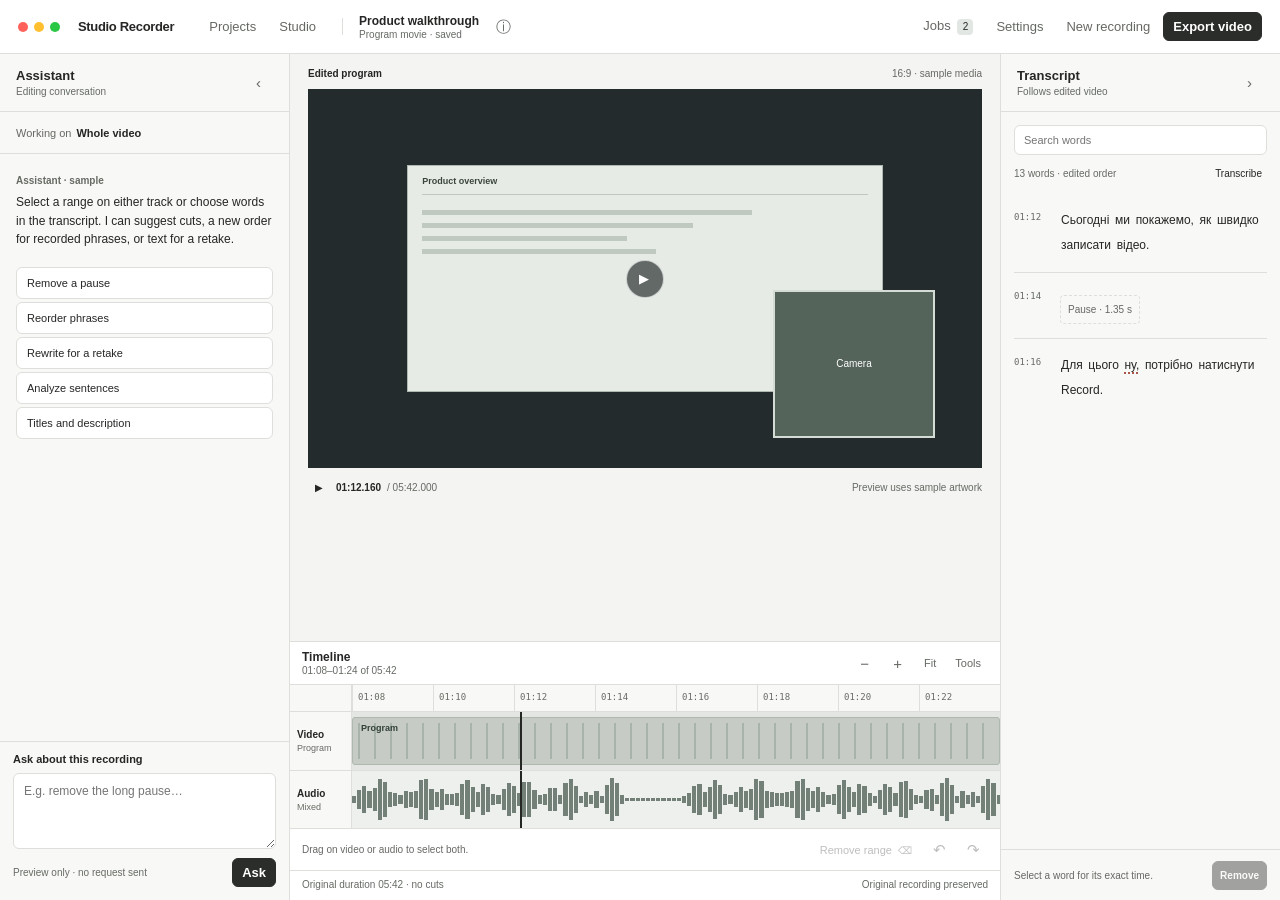
<file: design/prototypes/editor-workspace-throwaway.html>
<!doctype html>
<html lang="en">
<head>
  <meta charset="utf-8">
  <meta name="viewport" content="width=device-width, initial-scale=1">
  <title>Studio Recorder · Editor workspace</title>
  <link rel="stylesheet" href="editor-workspace-minimal.css">
</head>
<body>
<!-- Disposable UI prototype. All media, transcript, jobs, and assistant responses are illustrative. -->
<div class="shell">
  <header class="topbar">
    <div class="window-space" aria-hidden="true"><i></i><i></i><i></i></div>
    <span class="brand">Studio Recorder</span>
    <nav class="topnav" aria-label="Main navigation">
      <button id="projectsNav" class="nav" type="button">Projects</button>
      <button id="studioNav" class="nav" type="button">Studio</button>
    </nav>
    <span class="topbar-divider" aria-hidden="true"></span>
    <div class="project-title" id="projectTitle">
      <strong>Product walkthrough</strong>
      <span>Program movie · saved</span>
    </div>
    <button id="projectInfoButton" class="icon-button" type="button" aria-label="Project details" title="Project details">ⓘ</button>
    <span class="grow"></span>
    <div class="topbar-actions">
      <button id="jobsButton" class="control" type="button" aria-expanded="false">Jobs <span class="job-count">2</span></button>
      <button id="settingsNav" class="control" type="button">Settings</button>
      <button id="newRecordingButton" class="control" type="button">New recording</button>
      <button id="export" class="control primary" type="button">Export video</button>
    </div>
  </header>

  <main class="main">
    <div id="editorScreen" class="screen-editor">
      <div id="workarea" class="workarea">
        <aside class="chat-panel" aria-label="AI chat">
          <div class="panel-heading">
            <div><strong>Assistant</strong><span>Editing conversation</span></div>
            <button id="collapseChat" class="icon-button panel-toggle" type="button" aria-label="Collapse chat" aria-expanded="true" title="Collapse chat">‹</button>
          </div>
          <div class="chat-content">
            <div class="chat-scope">
              <span>Working on</span>
              <strong id="assistantScope">Whole video</strong>
              <button id="clearScope" class="text-button" type="button" hidden>Clear</button>
            </div>
            <div id="chatHistory" class="chat-history" role="log" aria-live="polite" aria-label="Assistant conversation">
              <div class="chat-message assistant-message">
                <span class="message-byline">Assistant · sample</span>
                <p>Select a range on either track or choose words in the transcript. I can suggest cuts, a new order for recorded phrases, or text for a retake.</p>
              </div>
              <div class="prompt-examples" aria-label="Example requests">
                <button type="button" data-prompt="Remove the long pause">Remove a pause</button>
                <button type="button" data-prompt="Reorder the recorded phrases">Reorder phrases</button>
                <button type="button" data-prompt="Rewrite this sentence">Rewrite for a retake</button>
                <button type="button" data-prompt="Analyze the sentences">Analyze sentences</button>
                <button type="button" data-prompt="Suggest titles and a description">Titles and description</button>
              </div>
            </div>
            <form id="assistantForm" class="assistant-composer">
              <label for="assistantPrompt">Ask about this recording</label>
              <textarea id="assistantPrompt" rows="3" placeholder="E.g. remove the long pause…"></textarea>
              <div class="composer-footer">
                <span>Preview only · no request sent</span>
                <button id="askAssistant" class="mini primary" type="submit">Ask</button>
              </div>
            </form>
          </div>
          <span class="collapsed-label" aria-hidden="true">Assistant</span>
        </aside>

        <div id="chatResizer" class="panel-resizer chat-resizer" role="separator" aria-orientation="vertical" aria-label="Resize chat" aria-valuemin="240" aria-valuemax="350" aria-valuenow="290" tabindex="0"></div>

        <section class="editor-main" aria-label="Video editor">
          <section class="preview" aria-label="Program preview">
            <div class="preview-topline"><span>Edited program</span><span>16:9 · sample media</span></div>
            <div class="video">
              <div class="sample-scene">
                <div class="sample-screen">
                  <header>Product overview</header>
                  <div class="sample-content"><i></i><i></i><i></i><i></i></div>
                </div>
                <div class="scene-camera">Camera</div>
              </div>
              <div id="emptyPreview" class="empty-preview" hidden>No clips remain in this edit. Undo to restore them.</div>
              <button id="play" class="play-button" type="button" aria-label="Play sample preview">▶</button>
            </div>
            <div class="transport">
              <button id="playTransport" class="transport-play" type="button" aria-label="Play sample preview">▶</button>
              <strong id="playheadTime">01:12.160</strong><span id="outputDuration">/ 05:42.000</span>
              <span class="grow"></span>
              <span>Preview uses sample artwork</span>
            </div>
          </section>

          <section class="timeline" aria-label="Linked video and audio timeline">
            <div class="timeline-toolbar">
              <div><strong>Timeline</strong><span id="timelineWindow">01:08–01:24 of 05:42</span></div>
              <span class="grow"></span>
              <button id="zoomOut" class="icon-button" type="button" aria-label="Zoom out" title="Zoom out">−</button>
              <button id="zoomIn" class="icon-button" type="button" aria-label="Zoom in" title="Zoom in">+</button>
              <button id="zoomFit" class="mini" type="button">Fit</button>
              <details id="timelineTools" class="timeline-tools"><summary>Tools</summary><div>
                <button type="button" data-sample-tool="Split at playhead">Split</button>
                <button type="button" data-sample-tool="Trim before playhead">Trim before</button>
                <button type="button" data-sample-tool="Trim after playhead">Trim after</button>
                <button type="button" data-sample-tool="Zoom effect">Zoom effect</button>
                <button type="button" data-sample-tool="Privacy overlay">Privacy overlay</button>
                <button type="button" data-sample-tool="Audio gain">Audio gain</button>
              </div></details>
            </div>
            <div class="time-ruler"><span class="track-label-spacer"></span><div id="rulerMarks" class="ruler-content" aria-label="Output time ruler"></div></div>
            <div class="track-stack">
              <div id="videoLane" class="track-row video-row">
                <div class="track-label"><strong>Video</strong><span>Program</span></div>
                <div id="videoTrack" class="track-content" role="slider" tabindex="0" aria-label="Program video range selection" aria-valuemin="0" aria-valuemax="342" aria-valuenow="72" aria-valuetext="01:12 playhead; drag to select"></div>
              </div>
              <div id="audioLane" class="track-row audio-row">
                <div class="track-label"><strong>Audio</strong><span>Mixed</span></div>
                <div id="audioTrack" class="track-content" role="slider" tabindex="0" aria-label="Program audio range selection" aria-valuemin="0" aria-valuemax="342" aria-valuenow="72" aria-valuetext="01:12 playhead; drag to select"></div>
              </div>
            </div>
            <div class="timeline-actions">
              <span id="selectionSummary" aria-live="polite">Drag on video or audio to select both.</span>
              <span class="grow"></span>
              <button id="cutRange" class="mini destructive" type="button" disabled>Remove range <kbd>⌫</kbd></button>
              <button id="undo" class="icon-button" type="button" aria-label="Undo" title="Undo · ⌘Z" disabled>↶</button>
              <button id="redo" class="icon-button" type="button" aria-label="Redo" title="Redo · ⇧⌘Z" disabled>↷</button>
            </div>
            <div class="timeline-footnote"><span id="cutSummary">Original duration 05:42 · no cuts</span><span>Original recording preserved</span></div>
          </section>
        </section>

        <div id="transcriptResizer" class="panel-resizer transcript-resizer" role="separator" aria-orientation="vertical" aria-label="Resize transcript" aria-valuemin="260" aria-valuemax="350" aria-valuenow="280" tabindex="0"></div>

        <aside class="transcript-panel" aria-label="Transcript">
          <div class="panel-heading">
            <div><strong>Transcript</strong><span>Follows edited video</span></div>
            <button id="collapseTranscript" class="icon-button panel-toggle" type="button" aria-label="Collapse transcript" aria-expanded="true" title="Collapse transcript">›</button>
          </div>
          <div class="transcript-content">
            <label class="transcript-search"><span class="sr-only">Search transcript</span><input id="transcriptSearch" type="search" placeholder="Search words"></label>
            <div class="transcript-meta"><span id="transcriptCount">Word-level timing · sample</span><button id="transcribe" class="text-button" type="button">Transcribe</button></div>
            <div id="transcriptRows" class="transcript-rows" lang="uk" aria-label="Timed transcript"></div>
            <section id="removedSection" class="removed-section" hidden><h3>Removed from edit</h3><div id="removedWords"></div></section>
            <div id="timingEditor" class="timing-editor" hidden>
              <strong>Review word boundaries</strong>
              <p>This sample uses numeric source times. The native editor will audition the waveform.</p>
              <label>Start <input id="timingStart" type="number" min="0" max="342" step="0.01"></label>
              <label>End <input id="timingEnd" type="number" min="0" max="342" step="0.01"></label>
              <button id="confirmTiming" class="mini" type="button">Confirm</button>
            </div>
            <div class="transcript-footer">
              <span id="wordTimingDetails">Select a word for its exact time.</span>
              <button id="reviewTiming" class="mini" type="button" hidden>Review timing</button>
              <button id="cutWords" class="mini primary" type="button" disabled>Remove</button>
            </div>
          </div>
          <span class="collapsed-label" aria-hidden="true">Transcript</span>
        </aside>
      </div>
    </div>

    <section id="projectsScreen" class="route-screen" hidden aria-label="Projects">
      <header class="route-heading"><div><h1>Projects</h1><p>Recordings and their current processing state.</p></div><button class="control primary" id="newFromProjects" type="button">New recording</button></header>
      <label class="project-search"><span>Search</span><input id="projectSearch" type="search" placeholder="Find a recording"></label>
      <div class="project-list">
        <button class="project-item" id="openProject" type="button"><span class="project-thumb">Preview</span><span class="project-copy"><strong>Product walkthrough</strong><small>22 Sep 2026 · 05:42 · Program movie</small></span><span class="project-status">Ready</span></button>
        <button class="project-item" id="processingProject" type="button"><span class="project-thumb project-thumb-quiet">Processing</span><span class="project-copy"><strong>Feature overview</strong><small>23 Sep 2026 · 12:08 · Editable tracks</small></span><span class="project-status">Finalizing · 62%</span></button>
      </div>
    </section>

    <section id="studioScreen" class="studio-screen" hidden aria-label="Studio">
      <header class="studio-heading"><div><h1>Studio</h1><p>Product demo · 1920 × 1080 · 30 fps</p></div><button class="control" id="profilesButton" type="button">Profiles</button></header>
      <div class="studio-layout">
        <div class="studio-center">
          <div class="scene-strip"><span>Scenes</span><button class="scene-button active" type="button">Screen + camera</button><button class="scene-button" type="button">Screen</button><button class="scene-button" type="button">Camera</button><button class="control" id="newSceneButton" type="button">New scene</button></div>
          <div class="studio-stage"><div class="sample-screen"><header>Product overview</header><div class="sample-content"><i></i><i></i><i></i></div></div><div class="scene-camera">Camera</div></div>
          <div class="studio-transport"><span>Ready · microphone and screen available</span><span class="grow"></span><button id="sampleRecord" class="control primary" type="button">Record</button></div>
        </div>
        <aside class="studio-inspector"><h2>Sources</h2><div class="source-row"><strong>Screen</strong><span>Display 1</span></div><div class="source-row"><strong>Camera</strong><span>Connected</span></div><div class="source-row"><strong>Microphone</strong><span>Built-in</span></div><div class="source-row"><strong>System audio</strong><span>On</span></div><div class="source-row"><strong>Canvas</strong><span>1920 × 1080</span></div><div class="source-row"><strong>Capture</strong><span>30 fps · HEVC</span></div><div class="source-row"><strong>Retention</strong><span id="studioRetention">Program movie</span></div></aside>
      </div>
    </section>

    <aside id="jobsDrawer" class="drawer" aria-label="Background jobs" hidden>
      <div class="drawer-head"><strong>Jobs</strong><span class="grow"></span><button id="closeJobs" class="mini" type="button">Close</button></div>
      <div class="job"><strong>Finalizing another recording</strong><span>Preparing the program movie · continues in the background</span><div class="progress"><i></i></div><span>62%</span></div>
      <div class="job"><strong>Export video</strong><span>Queued · Product walkthrough</span></div>
    </aside>
  </main>
</div>

<dialog id="projectDetailsDialog" aria-label="Project details">
  <div class="dialog-heading"><h2>Product walkthrough</h2><button id="closeProjectDetails" class="mini" type="button">Close</button></div>
  <div class="details-section"><h3>Scene</h3><p>The camera and screen are already composed in this program movie. Independent source tracks are unavailable.</p></div>
  <div class="details-section"><h3>Media</h3><p>Original program movie · ready<br>Edited output · derived from the preserved source</p><div class="source-actions"><button id="rawReveal" class="mini" type="button">Reveal original</button><button id="rawShare" class="mini" type="button">Share</button><button id="saveFrame" class="mini" type="button">Save frame</button><button id="gifButton" class="mini" type="button">Video to GIF</button></div></div>
  <div class="details-section"><h3>Project</h3><p>22 Sep 2026 · Recoverable package</p></div>
</dialog>

<dialog id="settingsDialog" aria-label="Settings">
  <div class="settings-window">
    <nav class="settings-nav"><strong>Settings</strong><button class="active" type="button" data-settings="General">General</button><button type="button" data-settings="Audio">Audio</button><button type="button" data-settings="Streaming">Streaming</button><button type="button" data-settings="Storage">Storage</button><button type="button" data-settings="Shortcuts">Shortcuts</button><button type="button" data-settings="AI">AI</button></nav>
    <section class="settings-content"><div class="dialog-heading"><h2 id="settingsTitle">General</h2><button id="closeSettings" class="mini" type="button">Close</button></div><div id="settingsBody" class="settings-body"><p>Appearance</p><div class="settings-row"><span>Theme</span><strong>System</strong></div></div></section>
  </div>
</dialog>

<dialog id="newRecordingDialog" class="new-recording-dialog" aria-label="New recording">
  <div class="new-recording-content">
    <div class="dialog-heading"><h2>New recording</h2><button id="closeNewRecording" class="mini" type="button">Close</button></div>
    <label class="new-recording-name">Name<input id="recordingName" type="text" placeholder="Untitled recording"></label>
    <button class="profile-choice active" type="button"><strong>Product demo</strong><span>1920 × 1080 · 30 fps · 3 scenes · Program movie</span></button>
    <button class="profile-choice" type="button"><strong>Editable tracks</strong><span>1920 × 1080 · 30 fps · 3 scenes · Screen and camera sources</span></button>
    <div class="new-recording-footer"><button id="cancelNewRecording" class="mini" type="button">Cancel</button><button id="createNewRecording" class="mini primary" type="button" disabled>Create session</button></div>
  </div>
</dialog>

<div class="toast" id="toast" role="status"></div>
<script src="editor-workspace-model.js"></script>
<script src="editor-workspace-app.js"></script>
</body>
</html>
</file>
<file: design/prototypes/editor-workspace-minimal.css>
:root {
  color-scheme: light;
  font-family: -apple-system, BlinkMacSystemFont, "SF Pro Text", "Helvetica Neue", sans-serif;
  --canvas: #f4f4f2;
  --surface: #fff;
  --panel: #f8f8f6;
  --line: #dedfdb;
  --text: #252724;
  --muted: #656963;
  --quiet: #666b64;
  --hover: #eceeea;
  --active: #e3e7e3;
  --primary: #2a2d29;
  --primary-text: #fff;
  --video: #242b2c;
  --video-clip: #c7cbc6;
  --audio: #edf0ec;
  --wave: #738078;
  --selection: #526b84;
  --selection-text: #fff;
  --selection-fill: #8fa8c06b;
  --proposal: #a27a4f;
  --proposal-fill: #c8a57468;
  --alert: #ab574c;
}

* { box-sizing: border-box; }
html, body { width: 100%; height: 100%; }
body { margin: 0; background: var(--canvas); color: var(--text); font-size: 13px; }
button, input, textarea { font: inherit; }
button { cursor: pointer; }
button:disabled { cursor: not-allowed; opacity: .42; }
button:focus-visible, input:focus-visible, textarea:focus-visible, [tabindex]:focus-visible, summary:focus-visible {
  outline: 2px solid var(--selection);
  outline-offset: 2px;
}
[hidden] { display: none !important; }
.grow { flex: 1; }
.sr-only { position: absolute; width: 1px; height: 1px; padding: 0; margin: -1px; overflow: hidden; clip: rect(0,0,0,0); white-space: nowrap; border: 0; }

.shell {
  display: grid;
  grid-template-rows: 54px minmax(0, 1fr);
  min-width: 1080px;
  min-height: 700px;
  height: 100vh;
  background: var(--surface);
}
.topbar {
  display: flex;
  align-items: center;
  gap: 10px;
  min-width: 0;
  padding: 0 18px;
  border-bottom: 1px solid var(--line);
  background: var(--surface);
}
.window-space { flex: 0 0 50px; display: flex; gap: 6px; align-items: center; }
.window-space i { display: block; width: 10px; height: 10px; border-radius: 50%; background: #ff6059; }
.window-space i:nth-child(2) { background: #ffbf2f; }
.window-space i:nth-child(3) { background: #29c743; }
.brand { flex: none; margin-right: 15px; font-size: 13px; font-weight: 650; letter-spacing: -.025em; }
.topnav, .topbar-actions { display: flex; align-items: center; gap: 3px; }
.nav, .control, .mini, .icon-button, .text-button {
  min-height: 29px;
  padding: 5px 9px;
  border: 1px solid transparent;
  border-radius: 6px;
  background: transparent;
  color: var(--muted);
  white-space: nowrap;
}
.nav:hover, .control:hover, .mini:hover, .icon-button:hover, .text-button:hover { background: var(--hover); color: var(--text); }
.nav.active { background: var(--active); color: var(--text); font-weight: 620; }
.topbar-divider { width: 1px; height: 17px; margin: 0 6px; background: var(--line); }
.project-title { display: flex; flex-direction: column; gap: 1px; min-width: 0; }
.project-title strong { overflow: hidden; max-width: 225px; font-size: 12px; font-weight: 650; text-overflow: ellipsis; white-space: nowrap; }
.project-title span { font-size: 10px; color: var(--quiet); white-space: nowrap; }
.icon-button { display: inline-grid; place-items: center; min-width: 29px; padding: 3px 6px; font-size: 15px; line-height: 1; }
.control.primary, .mini.primary { background: var(--primary); border-color: var(--primary); color: var(--primary-text); font-weight: 620; }
.control.primary:hover, .mini.primary:hover { opacity: .9; }
.job-count { display: inline-grid; min-width: 16px; height: 16px; place-items: center; margin-left: 3px; border-radius: 4px; background: var(--active); color: var(--text); font-size: 10px; }
.main { position: relative; display: flex; flex-direction: column; min-height: 0; }
.screen-editor { flex: 1; min-height: 0; }

.workarea {
  --chat-width: 290px;
  --transcript-width: 280px;
  position: relative;
  display: grid;
  grid-template-columns: var(--chat-width) minmax(0, 1fr) var(--transcript-width);
  height: 100%;
  min-height: 0;
}
.chat-panel, .transcript-panel { display: flex; flex-direction: column; min-width: 0; min-height: 0; background: var(--panel); }
.chat-panel { grid-column: 1; border-right: 1px solid var(--line); }
.transcript-panel { grid-column: 3; border-left: 1px solid var(--line); }
.panel-heading {
  display: flex;
  align-items: center;
  justify-content: space-between;
  gap: 8px;
  min-height: 58px;
  padding: 10px 16px;
  border-bottom: 1px solid var(--line);
}
.panel-heading > div { display: flex; flex-direction: column; gap: 3px; min-width: 0; }
.panel-heading strong { font-size: 13px; font-weight: 650; }
.panel-heading span { font-size: 10px; color: var(--quiet); white-space: nowrap; }
.panel-toggle { flex: none; }
.chat-content, .transcript-content { display: flex; flex: 1; flex-direction: column; min-height: 0; }
.collapsed-label { display: none; color: var(--muted); font-size: 11px; font-weight: 600; writing-mode: vertical-rl; margin: 16px auto; }
.is-collapsed .panel-heading { flex-direction: column; padding: 10px 2px; }
.is-collapsed .panel-heading > div, .is-collapsed .chat-content, .is-collapsed .transcript-content { display: none; }
.is-collapsed .collapsed-label { display: block; }
.panel-resizer { position: absolute; z-index: 4; top: 0; bottom: 0; width: 7px; cursor: col-resize; }
.panel-resizer:hover, .panel-resizer:focus-visible { background: color-mix(in srgb, var(--selection) 25%, transparent); }
.chat-resizer { left: calc(var(--chat-width) - 4px); }
.transcript-resizer { right: calc(var(--transcript-width) - 4px); }
.workarea.chat-collapsed .chat-resizer, .workarea.transcript-collapsed .transcript-resizer { display: none; }

.chat-scope { display: flex; align-items: center; flex-wrap: wrap; gap: 5px; min-height: 42px; padding: 9px 16px; border-bottom: 1px solid var(--line); color: var(--muted); font-size: 11px; }
.chat-scope strong { max-width: 100%; color: var(--text); font-weight: 600; }
.chat-scope .text-button { margin-left: auto; min-height: 20px; padding: 1px 4px; font-size: 10px; }
.chat-history { flex: 1; min-height: 0; overflow: auto; padding: 18px 16px 24px; }
.chat-message { margin-bottom: 18px; }
.chat-message p { margin: 6px 0 0; font-size: 12px; line-height: 1.55; }
.message-byline { color: var(--quiet); font-size: 10px; font-weight: 600; }
.user-message { padding-left: 18px; border-left: 2px solid var(--line); }
.prompt-examples { display: grid; gap: 3px; margin-top: 18px; }
.prompt-examples button {
  width: 100%;
  padding: 9px 10px;
  border: 1px solid var(--line);
  border-radius: 6px;
  background: var(--surface);
  color: var(--text);
  text-align: left;
  font-size: 11px;
}
.prompt-examples button:hover { border-color: var(--quiet); }
.proposal-card { margin: 8px 0 20px; padding: 11px 12px; border: 1px solid var(--line); border-left: 2px solid var(--proposal); border-radius: 4px; background: var(--surface); }
.proposal-card strong { display: block; font-size: 11px; }
.proposal-card p { margin: 8px 0 11px; color: var(--muted); line-height: 1.5; white-space: pre-line; }
.proposal-card .proposal-actions { display: flex; gap: 5px; }
.proposal-card .mini { min-height: 25px; padding: 3px 8px; font-size: 11px; }
.assistant-composer { flex: none; padding: 11px 13px 13px; border-top: 1px solid var(--line); background: var(--panel); }
.assistant-composer label { display: block; margin: 0 0 8px; font-size: 11px; font-weight: 600; }
.assistant-composer textarea { width: 100%; min-height: 76px; max-height: 150px; resize: vertical; padding: 9px 10px; border: 1px solid var(--line); border-radius: 6px; background: var(--surface); color: var(--text); font-size: 12px; line-height: 1.45; }
.composer-footer { display: flex; align-items: center; gap: 5px; margin-top: 6px; }
.composer-footer span { color: var(--quiet); font-size: 10px; }
.composer-footer button { margin-left: auto; }

.editor-main { grid-column: 2; display: grid; grid-template-rows: minmax(0, 1fr) 259px; min-width: 0; min-height: 0; background: var(--surface); }
.preview { display: flex; flex-direction: column; align-items: center; min-width: 0; min-height: 0; padding: 14px 18px 10px; background: var(--canvas); }
.preview-topline { display: flex; justify-content: space-between; width: 100%; margin-bottom: 10px; color: var(--muted); font-size: 10px; }
.preview-topline span:first-child { color: var(--text); font-weight: 620; }
.video { position: relative; width: min(100%, 720px); aspect-ratio: 16 / 9; max-height: calc(100% - 58px); overflow: hidden; background: var(--video); }
.sample-scene { position: absolute; inset: 0; display: grid; place-items: center; padding: 7%; }
.sample-screen { width: 82%; height: 80%; padding: 10px 14px; border: 1px solid #aeb8b0; background: #e7ebe6; color: #3a453c; }
.sample-screen header { padding-bottom: 8px; border-bottom: 1px solid #bfc8bf; font-size: 9px; font-weight: 620; }
.sample-content { display: flex; flex-direction: column; gap: 8px; width: 74%; margin-top: 15px; }
.sample-content i { display: block; height: 5px; background: #c0c9bf; }
.sample-content i:nth-child(2) { width: 82%; }
.sample-content i:nth-child(3) { width: 62%; }
.sample-content i:nth-child(4) { width: 71%; }
.scene-camera { position: absolute; right: 7%; bottom: 8%; display: grid; place-items: center; width: 24%; height: 39%; border: 2px solid #d5dcd5; background: #54645a; color: #fff; font-size: 10px; }
.empty-preview { position: absolute; inset: 0; display: grid; place-items: center; padding: 20px; color: #fff; text-align: center; font-size: 12px; }
.play-button { position: absolute; z-index: 1; top: 50%; left: 50%; display: grid; place-items: center; width: 38px; height: 38px; padding-left: 3px; transform: translate(-50%, -50%); border: 1px solid #fffa; border-radius: 50%; background: #202927aa; color: #fff; font-size: 13px; }
.play-button:hover { background: #202927dd; }
.transport { display: flex; align-items: center; gap: 6px; width: min(100%, 720px); min-height: 28px; margin-top: 5px; color: var(--quiet); font-size: 10px; font-variant-numeric: tabular-nums; }
.transport strong { color: var(--text); font-weight: 600; }
.transport-play { padding: 4px 7px; border: 0; background: transparent; color: var(--text); }

.timeline { min-width: 0; border-top: 1px solid var(--line); background: var(--surface); }
.timeline-toolbar { display: flex; align-items: center; gap: 4px; height: 42px; padding: 0 12px; }
.timeline-toolbar > div { display: flex; flex-direction: column; gap: 1px; }
.timeline-toolbar strong { font-size: 12px; }
.timeline-toolbar span { color: var(--quiet); font-size: 10px; }
.timeline-toolbar .mini { min-height: 25px; padding: 3px 7px; font-size: 11px; }
.timeline-tools { position: relative; color: var(--muted); font-size: 11px; }
.timeline-tools summary { list-style: none; padding: 6px 7px; border-radius: 5px; cursor: pointer; }
.timeline-tools summary::-webkit-details-marker { display: none; }
.timeline-tools summary:hover { background: var(--hover); color: var(--text); }
.timeline-tools > div { position: absolute; z-index: 6; top: calc(100% + 3px); right: 0; width: 160px; padding: 4px; border: 1px solid var(--line); border-radius: 7px; background: var(--surface); box-shadow: 0 5px 18px #0000001a; }
.timeline-tools button { display: block; width: 100%; padding: 8px; border: 0; border-radius: 4px; background: transparent; color: var(--text); text-align: left; font-size: 11px; }
.timeline-tools button:hover { background: var(--hover); }
.time-ruler { display: flex; height: 28px; border-top: 1px solid var(--line); border-bottom: 1px solid var(--line); background: var(--panel); }
.track-label-spacer { flex: 0 0 62px; border-right: 1px solid var(--line); }
.ruler-content { position: relative; flex: 1; min-width: 0; overflow: hidden; }
.ruler-tick { position: absolute; top: 0; bottom: 0; border-left: 1px solid var(--line); color: var(--quiet); font: 9px "SF Mono", Menlo, monospace; }
.ruler-tick span { position: absolute; top: 7px; left: 5px; white-space: nowrap; }
.track-stack { height: 116px; }
.track-row { display: flex; height: 58px; min-width: 0; }
.track-row + .track-row { border-top: 1px solid var(--line); }
.track-label { flex: 0 0 62px; display: flex; flex-direction: column; justify-content: center; gap: 3px; padding: 0 7px; border-right: 1px solid var(--line); background: var(--panel); }
.track-label strong { font-size: 10px; }
.track-label span { font-size: 9px; color: var(--quiet); }
.track-content { position: relative; flex: 1; min-width: 0; overflow: hidden; cursor: crosshair; user-select: none; touch-action: none; }
.video-row .track-content { background: #e3e6e2; }
.audio-row .track-content { background: var(--audio); }
.clip-piece { position: absolute; top: 5px; bottom: 5px; overflow: hidden; border: 1px solid #aeb8af; border-radius: 3px; background: var(--video-clip); }
.clip-piece::before { content: ""; position: absolute; inset: 5px; opacity: .45; background: repeating-linear-gradient(90deg, #829589 0 2px, transparent 2px 16px); }
.clip-piece span { position: relative; z-index: 1; display: block; margin: 5px 0 0 8px; color: #314039; font-size: 9px; font-weight: 650; white-space: nowrap; }
.wave-bars { position: absolute; inset: 4px 0; display: flex; align-items: center; gap: 1px; }
.wave-bars i { flex: 1; min-width: 1px; display: block; background: var(--wave); }
.selection-overlay, .proposal-overlay { position: absolute; z-index: 2; top: 0; bottom: 0; pointer-events: none; }
.selection-overlay { border-left: 2px solid var(--selection); border-right: 2px solid var(--selection); background: var(--selection-fill); }
.proposal-overlay { border-left: 2px dashed var(--proposal); border-right: 2px dashed var(--proposal); background: var(--proposal-fill); }
.playhead-line { position: absolute; z-index: 3; top: 0; bottom: 0; width: 2px; background: var(--text); pointer-events: none; }
.timeline-actions { display: flex; align-items: center; gap: 5px; height: 42px; padding: 0 12px; border-top: 1px solid var(--line); }
.timeline-actions > span:first-child { overflow: hidden; color: var(--muted); font-size: 10px; text-overflow: ellipsis; white-space: nowrap; }
.timeline-actions .mini { min-height: 26px; padding: 3px 7px; font-size: 11px; }
.timeline-actions .destructive:not(:disabled) { color: var(--text); font-weight: 600; }
kbd { margin-left: 3px; color: var(--quiet); font: 10px -apple-system, sans-serif; }
.timeline-footnote { display: flex; justify-content: space-between; gap: 8px; height: 30px; padding: 8px 12px; border-top: 1px solid var(--line); color: var(--quiet); font-size: 10px; white-space: nowrap; }

.transcript-search { flex: none; margin: 13px 13px 5px; }
.transcript-search input { width: 100%; height: 30px; padding: 6px 9px; border: 1px solid var(--line); border-radius: 6px; background: var(--surface); color: var(--text); font-size: 11px; }
.transcript-meta { display: flex; justify-content: space-between; align-items: center; gap: 4px; padding: 2px 13px 8px; color: var(--quiet); font-size: 10px; }
.text-button { min-height: 22px; padding: 2px 4px; color: var(--text); font-size: 10px; }
.transcript-rows { flex: 1; min-height: 0; overflow: auto; padding: 2px 13px 16px; }
.transcript-line { display: grid; grid-template-columns: 39px minmax(0, 1fr); gap: 7px; padding: 14px 0; border-top: 1px solid var(--line); }
.transcript-line:first-child { border-top: 0; }
.stamp { padding-top: 4px; color: var(--quiet); font: 9px "SF Mono", Menlo, monospace; }
.transcript-words { line-height: 1.9; }
.word { padding: 2px 1px; border: 0; border-radius: 2px; background: transparent; color: var(--text); font-size: 12px; line-height: 1.75; }
.word:hover { background: var(--hover); }
.word.selected { background: var(--selection); color: var(--selection-text); }
.word.proposed { box-shadow: inset 0 -2px var(--proposal); }
.word.review { text-decoration: underline dotted var(--alert) 2px; text-underline-offset: 3px; }
.word.partial { border-bottom: 1px dashed var(--alert); }
.silence-button { display: block; margin-top: 8px; padding: 4px 7px; border: 1px dashed var(--line); border-radius: 4px; background: transparent; color: var(--muted); font-size: 10px; }
.silence-button.selected { border-color: var(--selection); background: var(--selection-fill); color: var(--text); }
.silence-button.proposed { border-color: var(--proposal); background: var(--proposal-fill); }
.transcript-empty { padding: 20px 0; color: var(--quiet); font-size: 11px; line-height: 1.5; }
.removed-section { padding: 10px 13px 12px; border-top: 1px solid var(--line); }
.removed-section h3 { margin: 0 0 5px; color: var(--quiet); font-size: 10px; font-weight: 600; }
.removed-section div { color: var(--quiet); font-size: 11px; line-height: 1.5; text-decoration: line-through; }
.timing-editor { padding: 12px 13px; border-top: 1px solid var(--line); background: var(--surface); font-size: 11px; }
.timing-editor p { margin: 6px 0 10px; color: var(--muted); line-height: 1.45; }
.timing-editor label { display: inline-flex; align-items: center; gap: 4px; margin-right: 8px; }
.timing-editor input { width: 63px; padding: 4px; border: 1px solid var(--line); border-radius: 4px; background: var(--surface); color: var(--text); }
.timing-editor .mini { margin-top: 8px; }
.transcript-footer { display: flex; align-items: center; gap: 5px; min-height: 51px; padding: 8px 13px; border-top: 1px solid var(--line); }
.transcript-footer span { flex: 1; min-width: 0; color: var(--muted); font-size: 10px; line-height: 1.3; }
.transcript-footer .mini { padding: 4px 7px; font-size: 10px; }

.route-screen, .studio-screen { flex: 1; min-height: 0; background: var(--surface); }
.route-screen { overflow: auto; padding: 35px 40px; }
.route-heading, .studio-heading { display: flex; align-items: flex-start; gap: 20px; }
.route-heading h1, .studio-heading h1 { margin: 0 0 5px; font-size: 24px; font-weight: 650; letter-spacing: -.045em; }
.route-heading p, .studio-heading p { margin: 0; color: var(--muted); font-size: 12px; }
.route-heading .primary { margin-left: auto; }
.project-search { display: flex; flex-direction: column; gap: 6px; max-width: 380px; margin: 31px 0 23px; color: var(--muted); font-size: 11px; }
.project-search input { padding: 10px; border: 1px solid var(--line); border-radius: 5px; background: var(--surface); color: var(--text); }
.project-list { border-top: 1px solid var(--line); }
.project-item { width: 100%; display: flex; align-items: center; gap: 18px; padding: 18px 2px; border: 0; border-bottom: 1px solid var(--line); background: transparent; color: var(--text); text-align: left; }
.project-item:hover { background: var(--hover); }
.project-thumb { flex: none; display: grid; place-items: center; width: 108px; height: 61px; background: var(--video); color: #d9ddda; font-size: 10px; }
.project-thumb-quiet { background: var(--active); color: var(--muted); }
.project-copy { display: flex; flex-direction: column; gap: 7px; }
.project-copy strong { font-size: 14px; }
.project-copy small, .project-status { color: var(--muted); font-size: 11px; }
.project-status { margin-left: auto; }
.studio-screen { display: flex; flex-direction: column; }
.studio-heading { flex: none; align-items: center; padding: 22px 25px; border-bottom: 1px solid var(--line); }
.studio-heading .control { margin-left: auto; }
.studio-layout { flex: 1; min-height: 0; display: grid; grid-template-columns: minmax(0, 1fr) 316px; }
.studio-center { min-width: 0; min-height: 0; display: flex; flex-direction: column; }
.scene-strip { flex: none; display: flex; align-items: center; gap: 5px; padding: 9px 18px; border-bottom: 1px solid var(--line); }
.scene-strip > span { margin-right: 12px; color: var(--muted); font-size: 11px; }
.scene-button { padding: 7px 9px; border: 0; border-radius: 4px; background: transparent; color: var(--muted); font-size: 11px; }
.scene-button:hover { background: var(--hover); color: var(--text); }
.scene-button.active { background: var(--active); color: var(--text); font-weight: 600; }
.scene-strip .control { margin-left: auto; }
.studio-stage { position: relative; flex: none; display: grid; place-items: center; width: min(calc(100% - 36px), 940px); aspect-ratio: 16 / 9; overflow: hidden; margin: auto; background: var(--video); }
.studio-stage .sample-screen { width: 78%; height: 76%; }
.studio-stage .scene-camera { right: 6%; bottom: 6%; }
.studio-stage.camera-only .scene-camera { inset: 0; width: 100%; height: 100%; border: 0; }
.studio-transport { flex: none; display: flex; align-items: center; gap: 10px; min-height: 65px; padding: 0 20px; border-top: 1px solid var(--line); color: var(--muted); font-size: 11px; }
.studio-inspector { overflow: auto; padding: 23px 20px; border-left: 1px solid var(--line); background: var(--panel); }
.studio-inspector h2 { margin: 0 0 16px; font-size: 14px; }
.source-row { display: flex; justify-content: space-between; gap: 16px; padding: 13px 0; border-bottom: 1px solid var(--line); font-size: 11px; }
.source-row strong { font-size: 12px; }
.source-row span { color: var(--muted); text-align: right; }

.drawer { position: absolute; z-index: 8; top: 0; right: 0; bottom: 0; width: 316px; padding: 18px; border-left: 1px solid var(--line); background: var(--panel); box-shadow: -8px 0 20px #0000000d; }
.drawer-head { display: flex; align-items: center; gap: 6px; padding-bottom: 13px; border-bottom: 1px solid var(--line); }
.drawer-head strong { font-size: 14px; }
.job { padding: 16px 0; border-bottom: 1px solid var(--line); font-size: 11px; }
.job strong { display: block; margin-bottom: 5px; font-size: 12px; }
.job span { color: var(--muted); line-height: 1.5; }
.progress { height: 3px; margin: 11px 0 5px; background: var(--line); }
.progress i { display: block; width: 62%; height: 100%; background: var(--text); }
.toast { display: none; position: fixed; z-index: 30; right: 16px; bottom: 16px; max-width: 310px; padding: 10px 12px; border: 1px solid var(--line); border-radius: 6px; background: var(--surface); color: var(--text); font-size: 11px; box-shadow: 0 4px 16px #00000014; }
.toast.show { display: block; }

dialog { width: min(760px, calc(100vw - 60px)); max-height: min(540px, calc(100vh - 60px)); padding: 0; border: 1px solid var(--line); border-radius: 10px; background: var(--surface); color: var(--text); box-shadow: 0 12px 40px #0003; }
dialog::backdrop { background: #0008; }
#projectDetailsDialog { width: min(450px, calc(100vw - 60px)); padding: 24px; }
.dialog-heading { display: flex; align-items: center; gap: 10px; padding-bottom: 14px; border-bottom: 1px solid var(--line); }
.dialog-heading h2 { margin: 0; font-size: 17px; }
.dialog-heading .mini { margin-left: auto; }
.details-section { padding: 14px 0; border-bottom: 1px solid var(--line); }
.details-section h3 { margin: 0 0 7px; font-size: 11px; }
.details-section p { margin: 0; color: var(--muted); font-size: 11px; line-height: 1.5; }
.source-actions { display: flex; flex-wrap: wrap; gap: 4px; margin-top: 10px; }
.source-actions .mini { padding: 4px 7px; font-size: 11px; }
.settings-window { display: grid; grid-template-columns: 190px minmax(0, 1fr); min-height: 440px; }
.settings-nav { display: flex; flex-direction: column; gap: 3px; padding: 25px 13px; border-right: 1px solid var(--line); background: var(--panel); }
.settings-nav strong { margin: 0 10px 15px; font-size: 15px; }
.settings-nav button { padding: 9px; border: 0; border-radius: 5px; background: transparent; color: var(--muted); text-align: left; }
.settings-nav button.active { background: var(--active); color: var(--text); font-weight: 600; }
.settings-content { padding: 25px; }
.settings-body { padding-top: 20px; }
.settings-body p { color: var(--muted); font-size: 11px; line-height: 1.5; }
.settings-row { display: flex; justify-content: space-between; gap: 20px; padding: 14px 0; border-bottom: 1px solid var(--line); font-size: 12px; }
.settings-row strong { font-weight: 580; }
.new-recording-dialog { width: min(560px, calc(100vw - 60px)); }
.new-recording-content { padding: 26px; }
.new-recording-name { display: flex; flex-direction: column; gap: 8px; margin: 25px 0 18px; color: var(--muted); font-size: 11px; }
.new-recording-name input { padding: 10px; border: 1px solid var(--line); border-radius: 5px; background: var(--surface); color: var(--text); }
.profile-choice { width: 100%; display: flex; flex-direction: column; gap: 5px; padding: 13px 10px; border: 0; border-bottom: 1px solid var(--line); border-left: 2px solid transparent; background: transparent; color: var(--text); text-align: left; }
.profile-choice.active { border-left-color: var(--text); background: var(--active); }
.profile-choice strong { font-size: 12px; }
.profile-choice span { color: var(--muted); font-size: 11px; }
.new-recording-footer { display: flex; justify-content: flex-end; gap: 5px; margin-top: 22px; }

@media (prefers-color-scheme: dark) {
  :root {
    color-scheme: dark;
    --canvas: #1b1d1c;
    --surface: #202221;
    --panel: #252725;
    --line: #3d423d;
    --text: #eff1ed;
    --muted: #bcc1b9;
    --quiet: #a0a69f;
    --hover: #323632;
    --active: #394139;
    --primary: #e9eee8;
    --primary-text: #202421;
    --video: #141a18;
    --video-clip: #59665c;
    --audio: #2b332d;
    --wave: #acbaae;
    --selection: #97b4cf;
    --selection-text: #17222c;
    --selection-fill: #6486a278;
    --proposal: #d1aa77;
    --proposal-fill: #b690596e;
    --alert: #df9d90;
  }
  .sample-screen { background: #d9e0d8; }
  .video-row .track-content { background: #303831; }
  .clip-piece { border-color: #78897a; }
  .clip-piece span { color: #f1f4ed; }
}

@media (prefers-reduced-motion: reduce) {
  *, *::before, *::after { scroll-behavior: auto !important; animation: none !important; transition: none !important; }
}
</file>
